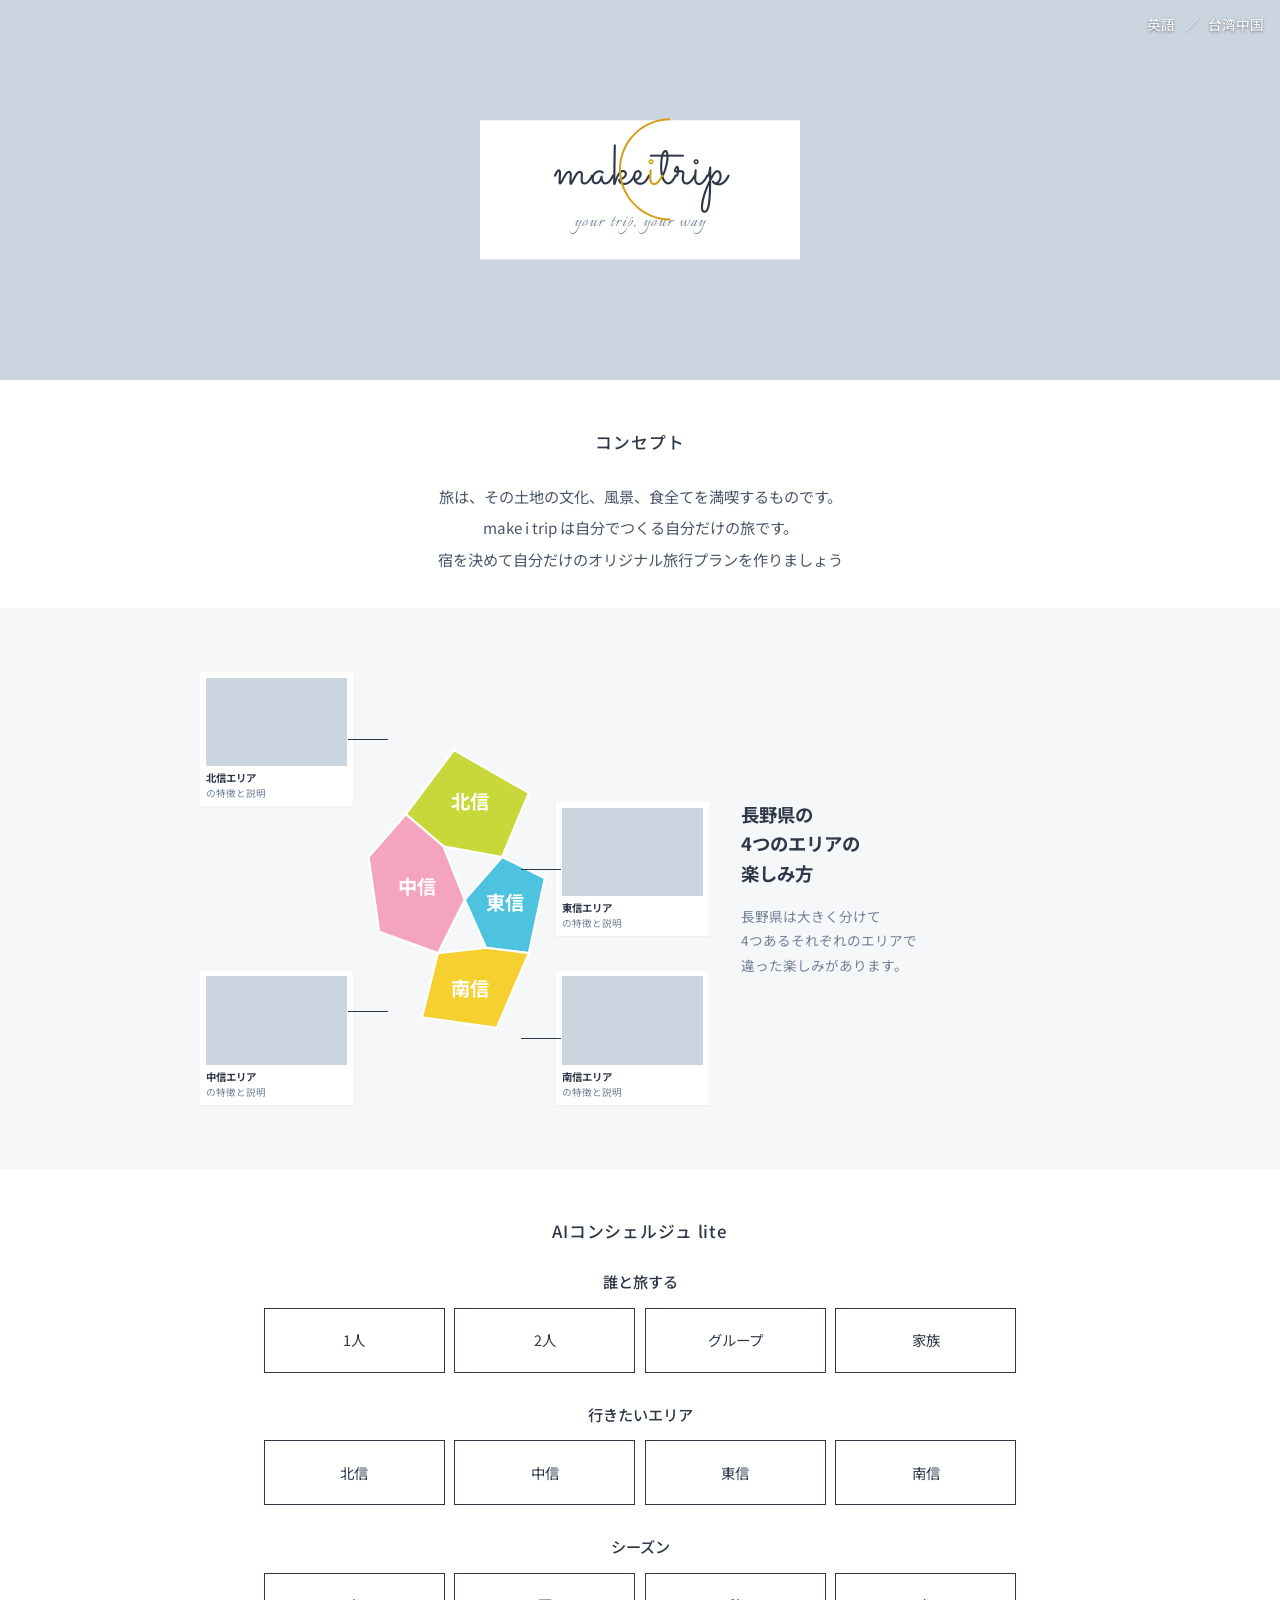
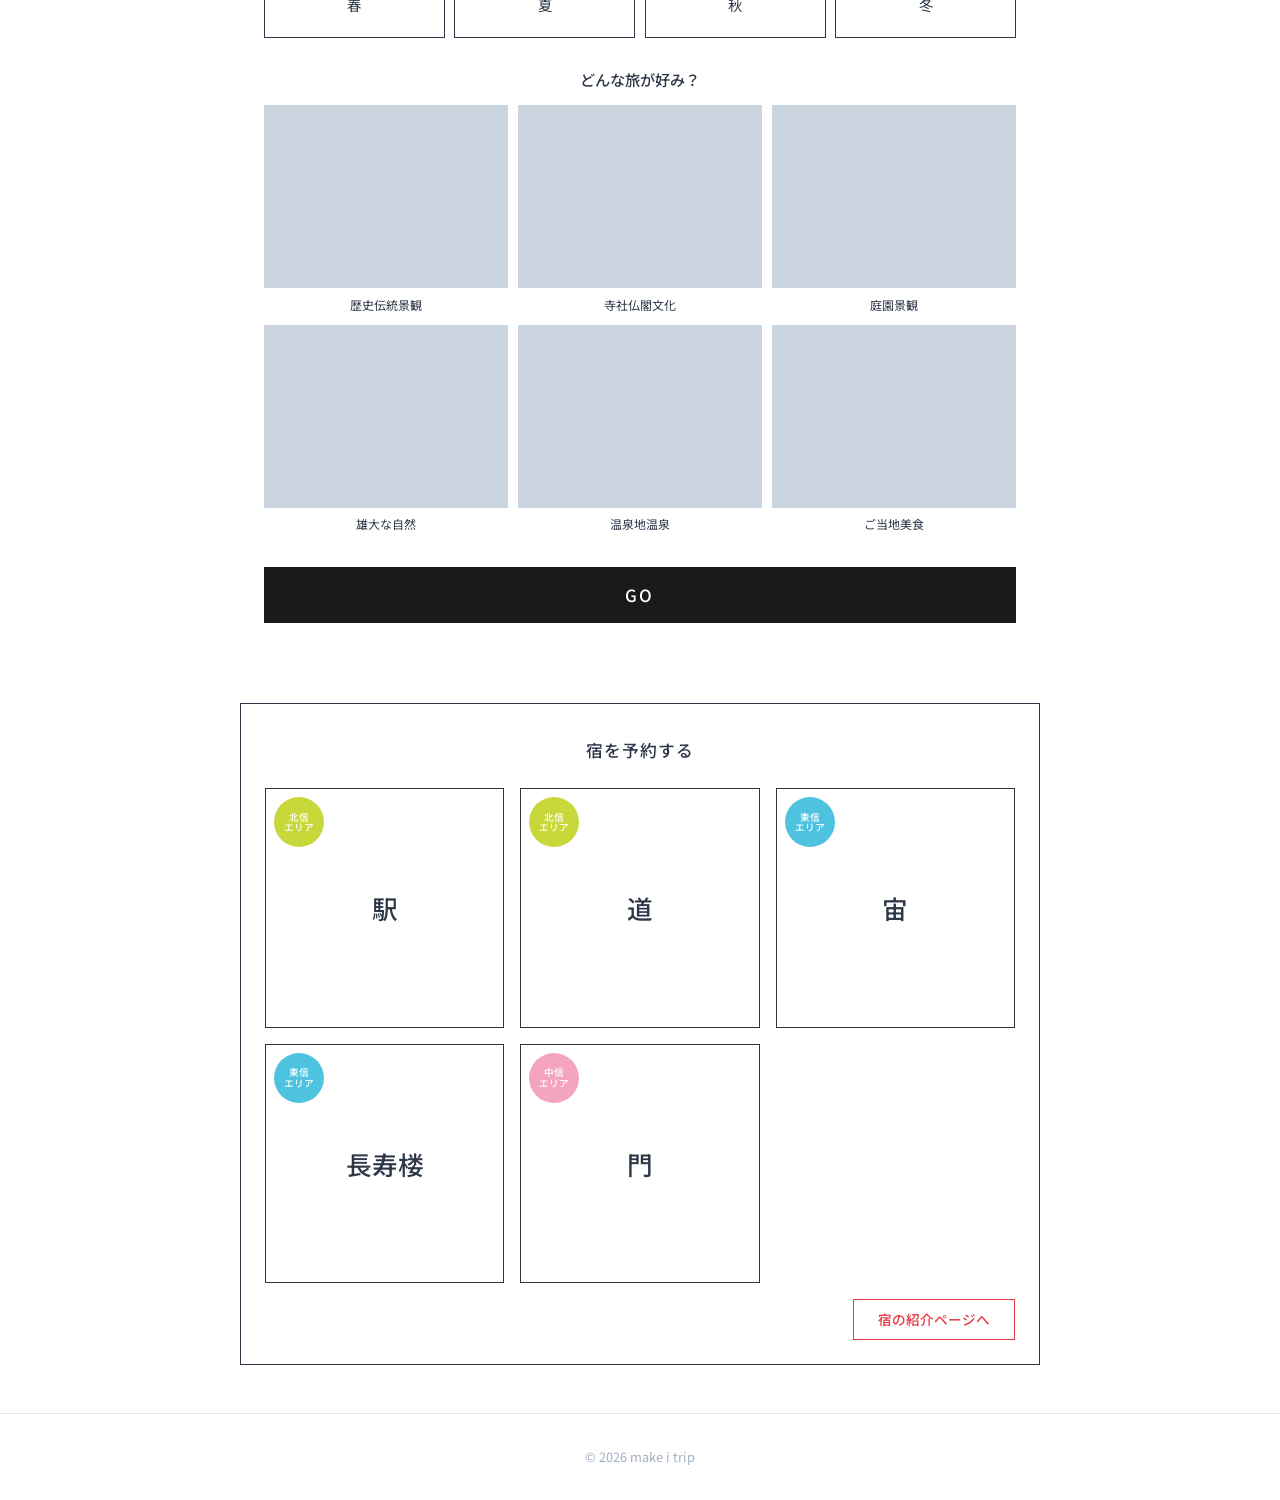
<file: index.html>
<!DOCTYPE html>
<html lang="ja">
<head>
  <meta charset="UTF-8">
  <meta name="viewport" content="width=device-width, initial-scale=1.0">
  <title>make i trip - your trip, your way</title>
  <link rel="preconnect" href="https://fonts.googleapis.com">
  <link rel="preconnect" href="https://fonts.gstatic.com" crossorigin>
  <link href="https://fonts.googleapis.com/css2?family=Noto+Sans+JP:wght@300;400;500;700&family=Sacramento&family=Italianno&display=swap" rel="stylesheet">
  <link rel="stylesheet" href="style.css">
</head>
<body>
  <!-- ヘッダー -->
  <header class="site-header">
    <div class="lang-switch">
      <a href="#" class="lang-link">英語</a>
      <span class="lang-sep">／</span>
      <a href="#" class="lang-link">台湾中国</a>
    </div>

    <div class="hero-photos">
      <div class="hero-photo hero-photo-1"></div>
      <div class="hero-photo hero-photo-2"></div>
      <div class="hero-photo hero-photo-3"></div>
      <div class="hero-photo hero-photo-4"></div>
    </div>

    <div class="hero-logo">
      <h1 class="logo">make<span class="logo-i">i</span>trip</h1>
      <p class="tagline">your trip, your way</p>
    </div>
  </header>

  <!-- コンセプト -->
  <section class="concept">
    <h2 class="section-title">コンセプト</h2>
    <p class="concept-text">
      旅は、その土地の文化、風景、食全てを満喫するものです。<br>
      make i trip は自分でつくる自分だけの旅です。<br>
      宿を決めて自分だけのオリジナル旅行プランを作りましょう
    </p>
  </section>

  <!-- 長野県4エリアの紹介 -->
  <section class="regions">
    <div class="regions-layout">
      <!-- マップ + カード + コネクター -->
      <div class="regions-map-area">
        <!-- 長野県のマップ（SVG） -->
        <svg class="nagano-map" viewBox="0 0 200 280" xmlns="http://www.w3.org/2000/svg">
          <!-- 北信 (top) -->
          <path d="M 100 10 L 170 50 L 145 110 L 90 100 L 55 70 Z"
                fill="#c8d83a" stroke="#fff" stroke-width="2" />
          <text x="115" y="65" font-size="18" font-weight="700" fill="#fff" text-anchor="middle">北信</text>

          <!-- 東信 (middle-right) -->
          <path d="M 145 110 L 185 130 L 170 200 L 130 195 L 110 150 Z"
                fill="#4ec3e0" stroke="#fff" stroke-width="2" />
          <text x="148" y="160" font-size="18" font-weight="700" fill="#fff" text-anchor="middle">東信</text>

          <!-- 中信 (middle-left) -->
          <path d="M 55 70 L 90 100 L 110 150 L 85 200 L 30 180 L 20 110 Z"
                fill="#f5a4c0" stroke="#fff" stroke-width="2" />
          <text x="65" y="145" font-size="18" font-weight="700" fill="#fff" text-anchor="middle">中信</text>

          <!-- 南信 (bottom) -->
          <path d="M 85 200 L 130 195 L 170 200 L 140 270 L 70 260 Z"
                fill="#f5d030" stroke="#fff" stroke-width="2" />
          <text x="115" y="240" font-size="18" font-weight="700" fill="#fff" text-anchor="middle">南信</text>
        </svg>

        <!-- 北信カード（左上） -->
        <div class="region-card region-card-tl">
          <div class="region-card-photo"></div>
          <p class="region-card-text"><strong>北信エリア</strong>の特徴と説明</p>
        </div>

        <!-- 東信カード（右側） -->
        <div class="region-card region-card-r">
          <div class="region-card-photo"></div>
          <p class="region-card-text"><strong>東信エリア</strong>の特徴と説明</p>
        </div>

        <!-- 中信カード（左下） -->
        <div class="region-card region-card-bl">
          <div class="region-card-photo"></div>
          <p class="region-card-text"><strong>中信エリア</strong>の特徴と説明</p>
        </div>

        <!-- 南信カード（右下） -->
        <div class="region-card region-card-br">
          <div class="region-card-photo"></div>
          <p class="region-card-text"><strong>南信エリア</strong>の特徴と説明</p>
        </div>
      </div>

      <!-- 右側のタイトル・説明 -->
      <div class="regions-text">
        <h2 class="regions-title">長野県の<br>4つのエリアの<br>楽しみ方</h2>
        <p class="regions-desc">
          長野県は大きく分けて<br>
          4つあるそれぞれのエリアで<br>
          違った楽しみがあります。
        </p>
      </div>
    </div>
  </section>

  <!-- AIコンシェルジュ lite -->
  <section class="concierge">
    <h2 class="section-title">AIコンシェルジュ lite</h2>

    <form id="concierge-form">
      <!-- 誰と旅する -->
      <div class="form-block">
        <h3 class="form-label">誰と旅する</h3>
        <div class="option-row option-row-4">
          <label class="option-card"><input type="radio" name="companion" value="solo"><span class="option-card-inner">1人</span></label>
          <label class="option-card"><input type="radio" name="companion" value="couple"><span class="option-card-inner">2人</span></label>
          <label class="option-card"><input type="radio" name="companion" value="group"><span class="option-card-inner">グループ</span></label>
          <label class="option-card"><input type="radio" name="companion" value="family"><span class="option-card-inner">家族</span></label>
        </div>
      </div>

      <!-- 行きたいエリア -->
      <div class="form-block">
        <h3 class="form-label">行きたいエリア</h3>
        <div class="option-row option-row-4">
          <label class="option-card"><input type="radio" name="area" value="hokushin"><span class="option-card-inner">北信</span></label>
          <label class="option-card"><input type="radio" name="area" value="chushin"><span class="option-card-inner">中信</span></label>
          <label class="option-card"><input type="radio" name="area" value="toshin"><span class="option-card-inner">東信</span></label>
          <label class="option-card"><input type="radio" name="area" value="nanshin"><span class="option-card-inner">南信</span></label>
        </div>
      </div>

      <!-- シーズン -->
      <div class="form-block">
        <h3 class="form-label">シーズン</h3>
        <div class="option-row option-row-4">
          <label class="option-card"><input type="radio" name="season" value="spring"><span class="option-card-inner">春</span></label>
          <label class="option-card"><input type="radio" name="season" value="summer"><span class="option-card-inner">夏</span></label>
          <label class="option-card"><input type="radio" name="season" value="autumn"><span class="option-card-inner">秋</span></label>
          <label class="option-card"><input type="radio" name="season" value="winter"><span class="option-card-inner">冬</span></label>
        </div>
      </div>

      <!-- どんな旅が好み？ -->
      <div class="form-block">
        <h3 class="form-label">どんな旅が好み？</h3>
        <div class="option-grid">
          <label class="option-card-photo">
            <input type="radio" name="preference" value="history">
            <span class="option-photo option-photo-history"></span>
            <span class="option-photo-label">歴史伝統景観</span>
          </label>
          <label class="option-card-photo">
            <input type="radio" name="preference" value="culture">
            <span class="option-photo option-photo-culture"></span>
            <span class="option-photo-label">寺社仏閣文化</span>
          </label>
          <label class="option-card-photo">
            <input type="radio" name="preference" value="garden">
            <span class="option-photo option-photo-garden"></span>
            <span class="option-photo-label">庭園景観</span>
          </label>
          <label class="option-card-photo">
            <input type="radio" name="preference" value="nature">
            <span class="option-photo option-photo-nature"></span>
            <span class="option-photo-label">雄大な自然</span>
          </label>
          <label class="option-card-photo">
            <input type="radio" name="preference" value="onsen">
            <span class="option-photo option-photo-onsen"></span>
            <span class="option-photo-label">温泉地温泉</span>
          </label>
          <label class="option-card-photo">
            <input type="radio" name="preference" value="gourmet">
            <span class="option-photo option-photo-gourmet"></span>
            <span class="option-photo-label">ご当地美食</span>
          </label>
        </div>
      </div>

      <button type="submit" class="go-button">GO</button>
    </form>
  </section>

  <!-- 宿を予約する -->
  <section class="hotels">
    <h2 class="section-title">宿を予約する</h2>
    <div class="hotel-grid">
      <div class="hotel-card">
        <span class="hotel-area-tag tag-hokushin">北信<br>エリア</span>
        <p class="hotel-name">駅</p>
      </div>
      <div class="hotel-card">
        <span class="hotel-area-tag tag-hokushin">北信<br>エリア</span>
        <p class="hotel-name">道</p>
      </div>
      <div class="hotel-card">
        <span class="hotel-area-tag tag-toshin">東信<br>エリア</span>
        <p class="hotel-name">宙</p>
      </div>
      <div class="hotel-card">
        <span class="hotel-area-tag tag-toshin">東信<br>エリア</span>
        <p class="hotel-name">長寿楼</p>
      </div>
      <div class="hotel-card">
        <span class="hotel-area-tag tag-chushin">中信<br>エリア</span>
        <p class="hotel-name">門</p>
      </div>
    </div>
    <div class="hotel-link-wrap">
      <a href="#" class="hotel-link">宿の紹介ページへ</a>
    </div>
  </section>

  <footer class="site-footer">
    <p>&copy; 2026 make i trip</p>
  </footer>

  <script src="data.js"></script>
  <script src="script.js"></script>
</body>
</html>
</file>
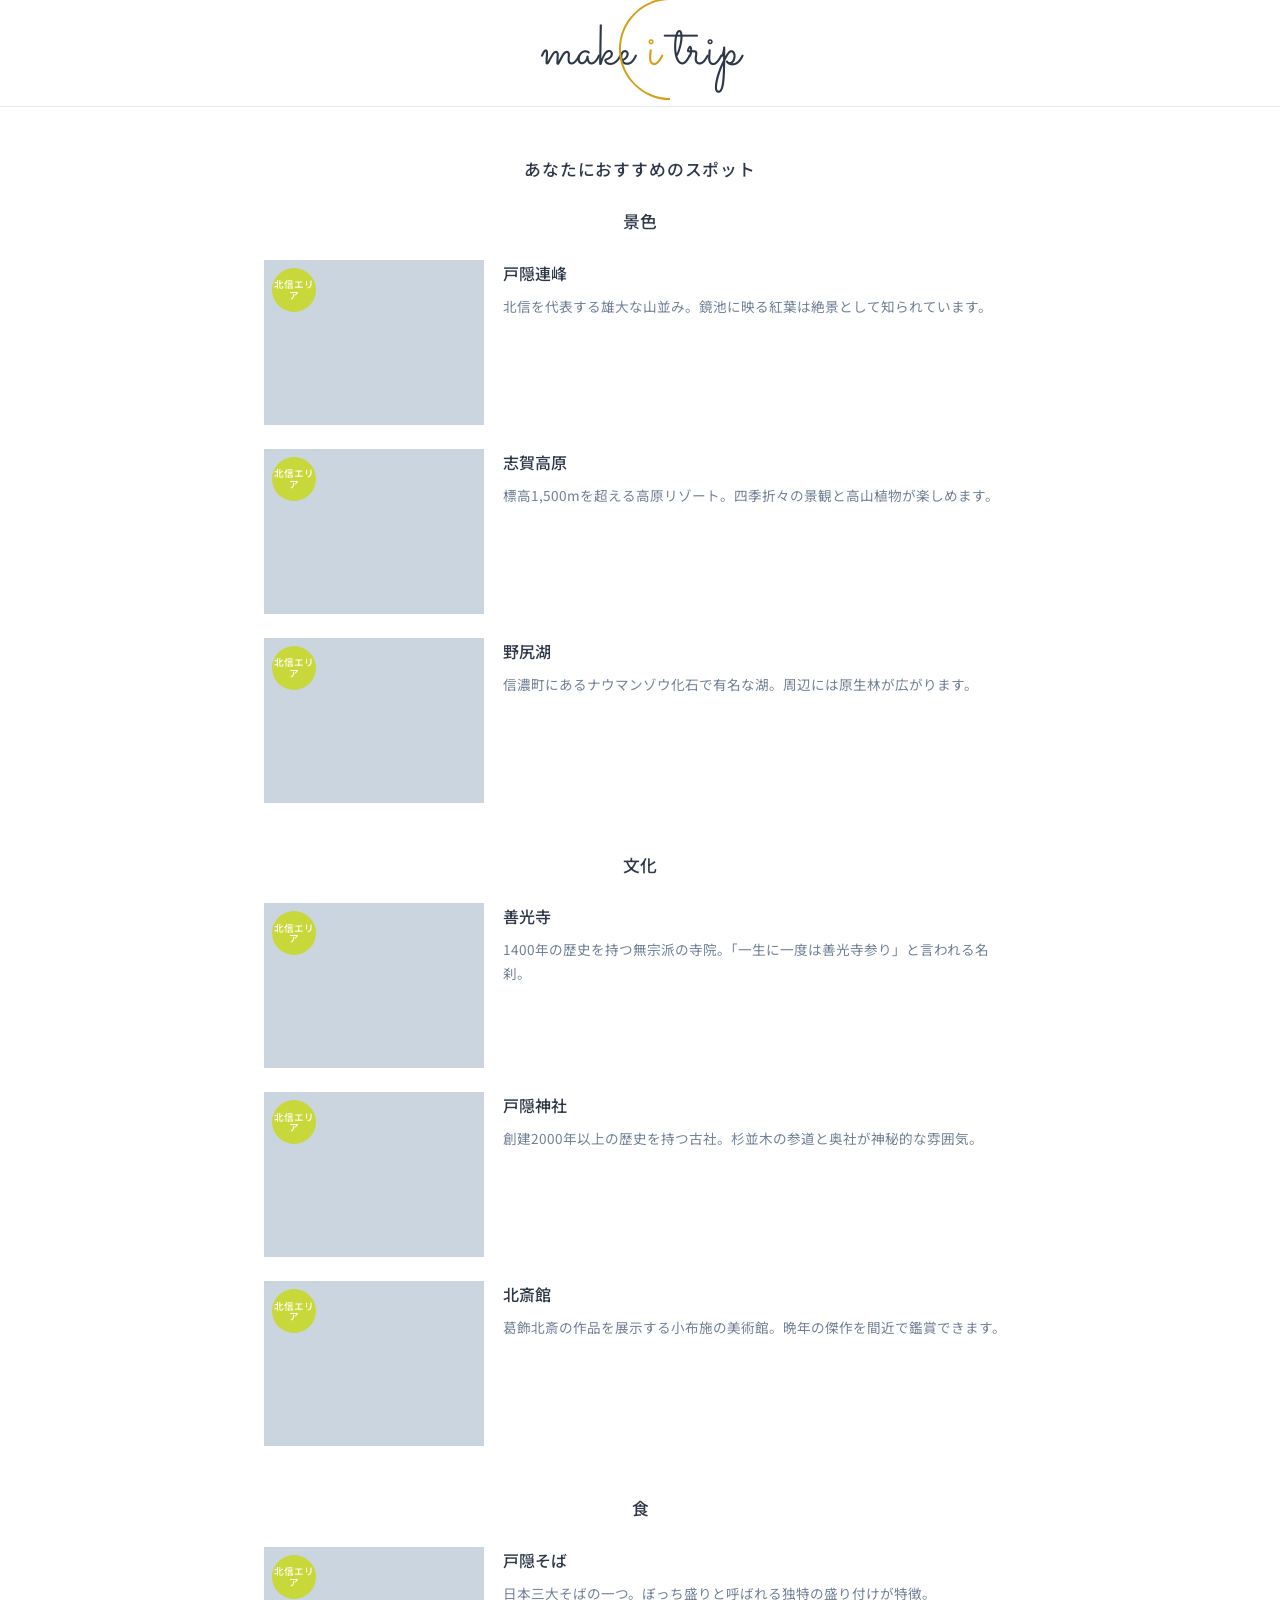
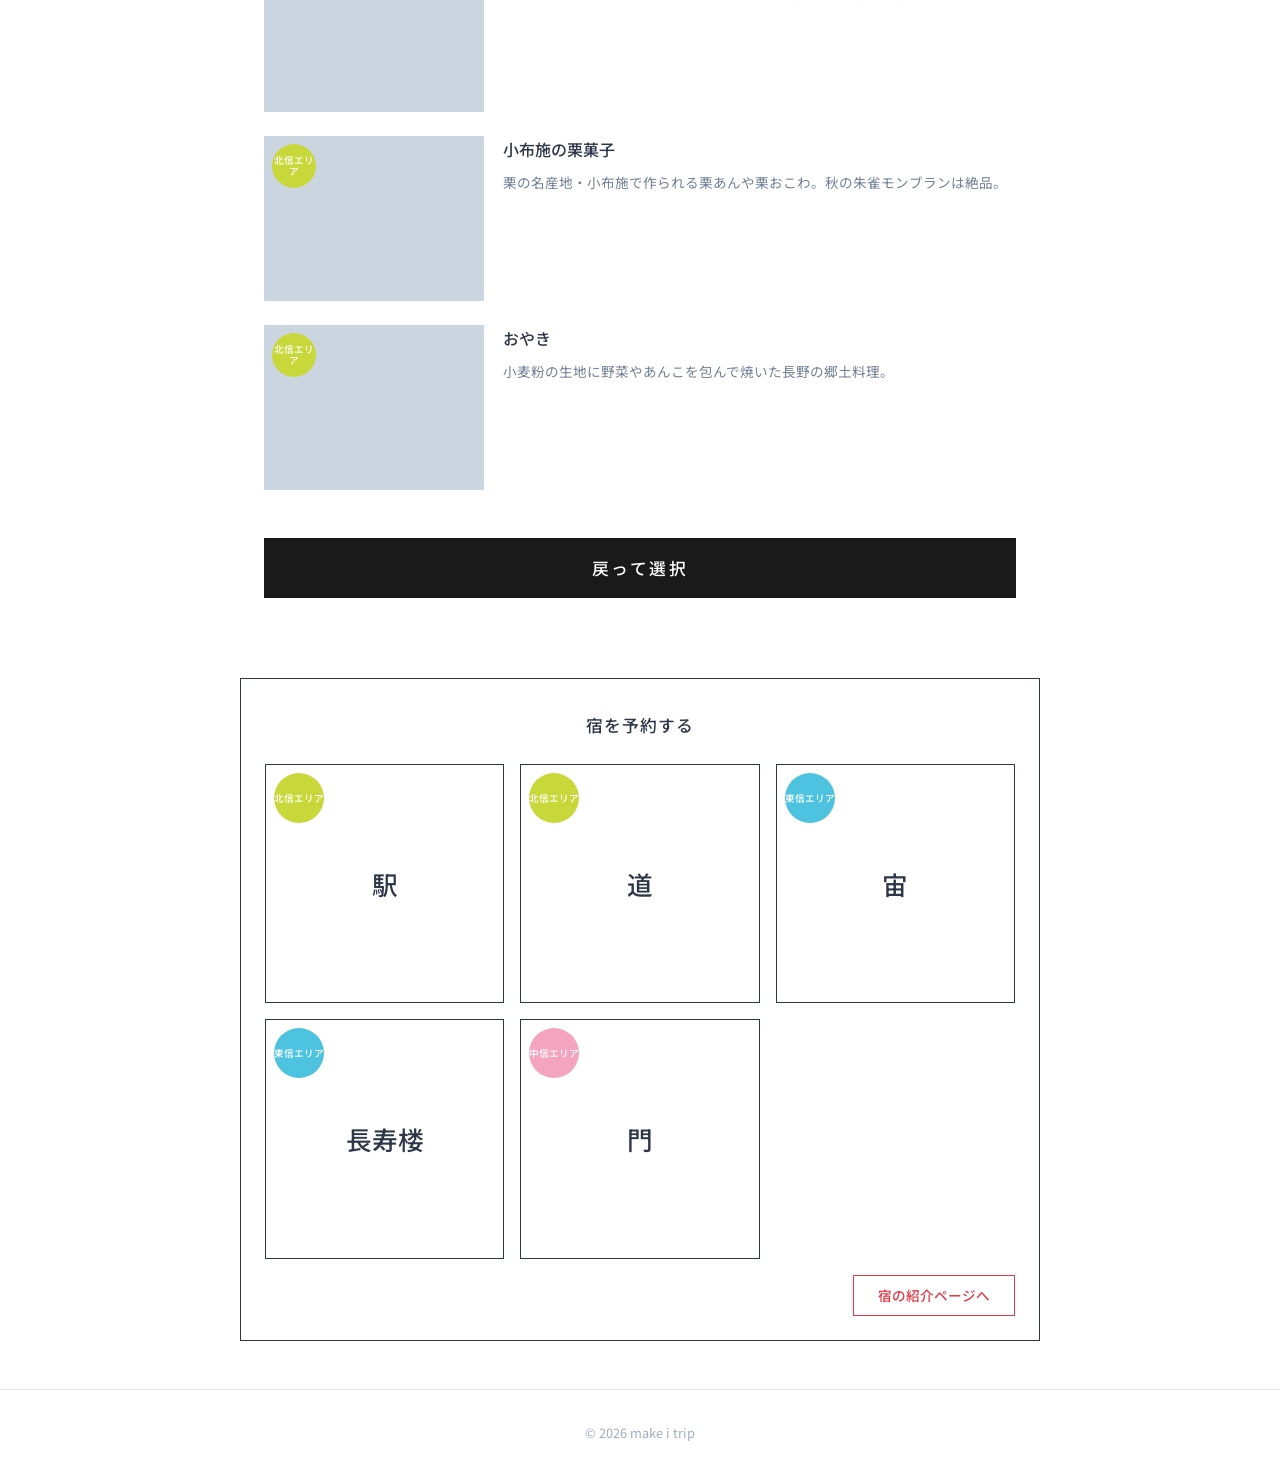
<file: result.html>
<!DOCTYPE html>
<html lang="ja">
<head>
  <meta charset="UTF-8">
  <meta name="viewport" content="width=device-width, initial-scale=1.0">
  <title>あなたにおすすめのスポット - make i trip</title>
  <link rel="preconnect" href="https://fonts.googleapis.com">
  <link rel="preconnect" href="https://fonts.gstatic.com" crossorigin>
  <link href="https://fonts.googleapis.com/css2?family=Noto+Sans+JP:wght@300;400;500;700&family=Sacramento&family=Italianno&display=swap" rel="stylesheet">
  <link rel="stylesheet" href="style.css">
</head>
<body>
  <!-- ヘッダー（簡易版） -->
  <header class="site-header-simple">
    <a href="index.html" class="logo-link">
      <h1 class="logo">make <span class="logo-i">i</span> trip</h1>
    </a>
  </header>

  <!-- 結果セクション -->
  <section class="result-section">
    <h2 class="section-title">あなたにおすすめのスポット</h2>

    <!-- 景色 -->
    <div class="result-category">
      <h3 class="result-category-title">景色</h3>
      <div class="spot-list" id="spots-scenery"></div>
    </div>

    <!-- 文化 -->
    <div class="result-category">
      <h3 class="result-category-title">文化</h3>
      <div class="spot-list" id="spots-culture"></div>
    </div>

    <!-- 食 -->
    <div class="result-category">
      <h3 class="result-category-title">食</h3>
      <div class="spot-list" id="spots-food"></div>
    </div>

    <div class="back-button-wrap">
      <a href="index.html" class="back-button">戻って選択</a>
    </div>
  </section>

  <!-- 宿を予約する（トップと同じ） -->
  <section class="hotels">
    <h2 class="section-title">宿を予約する</h2>
    <div class="hotel-grid">
      <div class="hotel-card">
        <span class="hotel-area-tag tag-hokushin">北信エリア</span>
        <p class="hotel-name">駅</p>
      </div>
      <div class="hotel-card">
        <span class="hotel-area-tag tag-hokushin">北信エリア</span>
        <p class="hotel-name">道</p>
      </div>
      <div class="hotel-card">
        <span class="hotel-area-tag tag-toshin">東信エリア</span>
        <p class="hotel-name">宙</p>
      </div>
      <div class="hotel-card">
        <span class="hotel-area-tag tag-toshin">東信エリア</span>
        <p class="hotel-name">長寿楼</p>
      </div>
      <div class="hotel-card">
        <span class="hotel-area-tag tag-chushin">中信エリア</span>
        <p class="hotel-name">門</p>
      </div>
    </div>
    <div class="hotel-link-wrap">
      <a href="#" class="hotel-link">宿の紹介ページへ</a>
    </div>
  </section>

  <footer class="site-footer">
    <p>&copy; 2026 make i trip</p>
  </footer>

  <script src="data.js"></script>
  <script src="result.js"></script>
</body>
</html>
</file>
<file: style.css>
/* ===== Reset & Base ===== */
* {
  margin: 0;
  padding: 0;
  box-sizing: border-box;
}

body {
  font-family: 'Noto Sans JP', sans-serif;
  background: #fff;
  color: #2d3748;
  line-height: 1.7;
  -webkit-font-smoothing: antialiased;
}

:root {
  --color-hokushin: #c8d83a;
  --color-toshin: #4ec3e0;
  --color-chushin: #f5a4c0;
  --color-nanshin: #f5d030;
  --color-text: #2d3748;
  --color-muted: #718096;
  --color-link: #e63946;
}

/* ===== Header ===== */
.site-header {
  position: relative;
  background: #fff;
  width: 100%;
}

.lang-switch {
  position: absolute;
  top: 0.8rem;
  right: 1rem;
  font-size: 0.85rem;
  z-index: 10;
  color: #fff;
  text-shadow: 0 1px 3px rgba(0, 0, 0, 0.5);
}

.lang-link {
  color: #fff;
  text-decoration: none;
}

.lang-link:hover {
  text-decoration: underline;
}

.lang-sep {
  margin: 0 0.4rem;
}

/* 4枚の写真 (2x2) - 日本の観光地（雪猿、寺院、街並み、桜と富士山） */
.hero-photos {
  display: grid;
  grid-template-columns: 1fr 1fr;
  grid-template-rows: 1fr 1fr;
  gap: 0;
  width: 100%;
  height: 380px;
}

.hero-photo {
  background-size: cover;
  background-position: center;
  background-color: #cbd5e0;
}

/* 富士山と五重塔 */
.hero-photo-1 {
  background-image: url('https://images.unsplash.com/photo-1528164344705-47542687000d?w=800&q=80');
}
/* 赤い提灯の街 */
.hero-photo-2 {
  background-image: url('https://images.unsplash.com/photo-1545569310-a974ad22fc94?w=800&q=80');
}
/* 古い日本の街並み */
.hero-photo-3 {
  background-image: url('https://images.unsplash.com/photo-1480796927426-f609979314bd?w=800&q=80');
}
/* 桜と富士山 */
.hero-photo-4 {
  background-image: url('https://images.unsplash.com/photo-1490806843957-31f4c9a91c65?w=800&q=80');
}

/* 中央のロゴ */
.hero-logo {
  position: absolute;
  top: 50%;
  left: 50%;
  transform: translate(-50%, -50%);
  background: #fff;
  padding: 1.5rem 3rem 1.2rem;
  text-align: center;
  z-index: 5;
  min-width: 320px;
}

.logo {
  font-family: 'Sacramento', cursive;
  font-size: 3.6rem;
  font-weight: 400;
  color: #2d3748;
  letter-spacing: 0.01em;
  white-space: nowrap;
  display: inline-block;
  line-height: 1;
  position: relative;
}

.logo-i {
  display: inline-block;
  position: relative;
  color: #d4a017;
}

/* "i" の周りの swooping ring (黄色のスワッシュ) */
.logo-i::before {
  content: '';
  position: absolute;
  top: -0.45em;
  left: -0.5em;
  width: 1.7em;
  height: 1.7em;
  border: 2.5px solid #d4a017;
  border-radius: 50%;
  border-top-color: transparent;
  border-right-color: transparent;
  transform: rotate(45deg);
}

.tagline {
  font-family: 'Italianno', cursive;
  font-size: 1.3rem;
  color: #718096;
  margin-top: 0.2rem;
  letter-spacing: 0.05em;
  display: block;
}

/* シンプルヘッダー（結果ページ） */
.site-header-simple {
  background: #fff;
  padding: 1.5rem 1rem;
  text-align: center;
  border-bottom: 1px solid #e2e8f0;
}

.logo-link {
  text-decoration: none;
  display: inline-block;
}

/* ===== Section共通 ===== */
section {
  max-width: 800px;
  margin: 0 auto;
  padding: 3rem 1.5rem;
}

.section-title {
  font-size: 1.05rem;
  font-weight: 500;
  text-align: center;
  margin-bottom: 1.5rem;
  letter-spacing: 0.05em;
}

/* ===== コンセプト ===== */
.concept {
  text-align: center;
  padding-bottom: 2rem;
}

.concept-text {
  font-size: 0.95rem;
  line-height: 2.1;
  color: #4a5568;
}

/* ===== 4エリア紹介 ===== */
.regions {
  background: #f5f7f9;
  max-width: 100%;
  padding: 4rem 1.5rem;
}

.regions-layout {
  max-width: 880px;
  margin: 0 auto;
  display: grid;
  grid-template-columns: 1.5fr 1fr;
  gap: 2rem;
  align-items: center;
}

/* マップ + カード のエリア */
.regions-map-area {
  position: relative;
  width: 100%;
  aspect-ratio: 1 / 0.85;
}

.nagano-map {
  position: absolute;
  top: 50%;
  left: 50%;
  transform: translate(-50%, -50%);
  width: 42%;
  height: auto;
  z-index: 2;
}

/* 4つのカード（角配置） */
.region-card {
  position: absolute;
  background: #fff;
  padding: 0.35rem;
  width: 30%;
  z-index: 3;
  box-shadow: 0 1px 2px rgba(0, 0, 0, 0.05);
}

.region-card-tl { top: 0; left: 0; }
.region-card-r { top: 30%; right: 0; }
.region-card-bl { bottom: 0; left: 0; }
.region-card-br { bottom: 0; right: 0; }

/* コネクターライン */
.regions-map-area::before,
.regions-map-area::after,
.region-card::before {
  content: '';
  position: absolute;
  background: #2d3748;
  z-index: 1;
}

/* 北信カード→北信エリアへの線 */
.region-card-tl::before {
  width: 40px;
  height: 1px;
  top: 50%;
  right: -35px;
}

/* 中信カード→中信エリアへの線 */
.region-card-bl::before {
  width: 40px;
  height: 1px;
  top: 30%;
  right: -35px;
}

/* 東信カード→東信エリアへの線 */
.region-card-r::before {
  width: 40px;
  height: 1px;
  top: 50%;
  left: -35px;
}

/* 南信カード→南信エリアへの線 */
.region-card-br::before {
  width: 40px;
  height: 1px;
  top: 50%;
  left: -35px;
}

.region-card-photo {
  width: 100%;
  aspect-ratio: 16/10;
  background: #cbd5e0;
  margin-bottom: 0.3rem;
}

.region-card-text {
  font-size: 0.6rem;
  color: var(--color-muted);
  line-height: 1.4;
}

.region-card-text strong {
  color: var(--color-text);
  font-size: 0.65rem;
  display: block;
  margin-bottom: 0.1rem;
}

/* 右側のテキスト */
.regions-text {
  padding: 1rem 0;
}

.regions-title {
  font-size: 1.15rem;
  font-weight: 700;
  margin-bottom: 1rem;
  line-height: 1.6;
  color: var(--color-text);
}

.regions-desc {
  font-size: 0.85rem;
  color: var(--color-muted);
  line-height: 1.8;
}

/* ===== AIコンシェルジュフォーム ===== */
.concierge {
  text-align: center;
}

.form-block {
  margin-bottom: 1.8rem;
}

.form-label {
  font-size: 0.95rem;
  font-weight: 500;
  margin-bottom: 0.8rem;
  color: var(--color-text);
}

.option-row {
  display: grid;
  gap: 0.6rem;
}

.option-row-4 {
  grid-template-columns: repeat(4, 1fr);
}

.option-card {
  cursor: pointer;
}

.option-card input {
  position: absolute;
  opacity: 0;
  pointer-events: none;
}

.option-card-inner {
  display: flex;
  align-items: center;
  justify-content: center;
  padding: 1.2rem 0.5rem;
  border: 1px solid #2d3748;
  background: #fff;
  font-size: 0.9rem;
  font-weight: 400;
  transition: all 0.2s;
  min-height: 65px;
}

.option-card:hover .option-card-inner {
  background: #f7fafc;
}

.option-card input:checked + .option-card-inner {
  background: #2d3748;
  color: #fff;
  border-color: #2d3748;
}

/* 旅の好み（写真付き） */
.option-grid {
  display: grid;
  grid-template-columns: repeat(3, 1fr);
  gap: 0.6rem;
}

.option-card-photo {
  cursor: pointer;
  position: relative;
}

.option-card-photo input {
  position: absolute;
  opacity: 0;
  pointer-events: none;
}

.option-photo {
  display: block;
  width: 100%;
  aspect-ratio: 4/3;
  background-size: cover;
  background-position: center;
  background-color: #cbd5e0;
  border: 2px solid transparent;
  transition: all 0.2s;
}

.option-card-photo input:checked + .option-photo {
  border-color: #2d3748;
  box-shadow: 0 0 0 2px rgba(45, 55, 72, 0.2);
}

/* 歴史伝統景観: 雪と城/古い建物 */
.option-photo-history {
  background-image: url('https://images.unsplash.com/photo-1528360983277-13d401cdc186?w=400&q=80');
}
/* 寺社仏閣文化: 神社・お寺 */
.option-photo-culture {
  background-image: url('https://images.unsplash.com/photo-1478436127897-769e1538f1a2?w=400&q=80');
}
/* 庭園景観: 山中の朱色の橋 */
.option-photo-garden {
  background-image: url('https://images.unsplash.com/photo-1480796927426-f609979314bd?w=400&q=80');
}
/* 雄大な自然: 雪山・富士山 */
.option-photo-nature {
  background-image: url('https://images.unsplash.com/photo-1542640244-7e672d6cef4e?w=400&q=80');
}
/* 温泉地温泉: 雪猿・温泉 */
.option-photo-onsen {
  background-image: url('https://images.unsplash.com/photo-1583416750470-965b2707b355?w=400&q=80');
}
/* ご当地美食: 寿司 */
.option-photo-gourmet {
  background-image: url('https://images.unsplash.com/photo-1579871494447-9811cf80d66c?w=400&q=80');
}

.option-photo-label {
  display: block;
  text-align: center;
  font-size: 0.75rem;
  color: var(--color-text);
  margin-top: 0.4rem;
  font-weight: 400;
}

/* GO Button */
.go-button {
  display: block;
  width: 100%;
  margin: 2rem auto 0;
  padding: 1rem;
  background: #1a1a1a;
  color: #fff;
  border: none;
  font-size: 1.05rem;
  font-weight: 500;
  font-family: inherit;
  letter-spacing: 0.15em;
  cursor: pointer;
  transition: background 0.2s;
}

.go-button:hover {
  background: #4a5568;
}

/* ===== 宿を予約する ===== */
.hotels {
  border: 1px solid #2d3748;
  margin: 2rem auto;
  padding: 2rem 1.5rem 1.5rem;
  max-width: 800px;
}

.hotel-grid {
  display: grid;
  grid-template-columns: repeat(3, 1fr);
  gap: 1rem;
  margin-bottom: 1rem;
}

.hotel-card {
  border: 1px solid #2d3748;
  padding: 1rem;
  position: relative;
  aspect-ratio: 1;
  display: flex;
  align-items: center;
  justify-content: center;
  background: #fff;
}

.hotel-area-tag {
  position: absolute;
  top: 0.5rem;
  left: 0.5rem;
  display: inline-flex;
  align-items: center;
  justify-content: center;
  width: 50px;
  height: 50px;
  border-radius: 50%;
  font-size: 0.6rem;
  color: #fff;
  font-weight: 500;
  text-align: center;
  line-height: 1.1;
}

.tag-hokushin { background: var(--color-hokushin); }
.tag-toshin { background: var(--color-toshin); }
.tag-chushin { background: var(--color-chushin); }
.tag-nanshin { background: var(--color-nanshin); }

.hotel-name {
  font-size: 1.6rem;
  font-weight: 500;
  text-align: center;
}

.hotel-link-wrap {
  text-align: right;
  margin-top: 0.5rem;
}

.hotel-link {
  display: inline-block;
  padding: 0.5rem 1.5rem;
  border: 1px solid var(--color-link);
  color: var(--color-link);
  text-decoration: none;
  font-size: 0.85rem;
  font-weight: 500;
  transition: all 0.2s;
}

.hotel-link:hover {
  background: var(--color-link);
  color: #fff;
}

/* ===== 結果ページ ===== */
.result-section {
  text-align: center;
  padding-bottom: 1rem;
}

.result-category {
  margin-bottom: 3rem;
}

.result-category-title {
  font-size: 1.05rem;
  font-weight: 500;
  text-align: center;
  margin-bottom: 1.5rem;
}

.spot-list {
  display: flex;
  flex-direction: column;
  gap: 1.5rem;
}

.spot-card {
  display: grid;
  grid-template-columns: 220px 1fr;
  gap: 1.2rem;
  align-items: start;
  text-align: left;
}

.spot-photo {
  width: 100%;
  aspect-ratio: 4/3;
  background-size: cover;
  background-position: center;
  background-color: #cbd5e0;
  position: relative;
}

.spot-area-tag {
  position: absolute;
  top: 0.5rem;
  left: 0.5rem;
  width: 44px;
  height: 44px;
  border-radius: 50%;
  display: inline-flex;
  align-items: center;
  justify-content: center;
  font-size: 0.6rem;
  color: #fff;
  font-weight: 500;
  text-align: center;
  line-height: 1.1;
}

.spot-info h4 {
  font-size: 1rem;
  font-weight: 500;
  margin-bottom: 0.5rem;
  color: var(--color-text);
}

.spot-info p {
  font-size: 0.85rem;
  line-height: 1.7;
  color: var(--color-muted);
}

.back-button-wrap {
  text-align: center;
  margin: 2rem 0;
}

.back-button {
  display: inline-block;
  width: 100%;
  max-width: 800px;
  padding: 1rem;
  background: #1a1a1a;
  color: #fff;
  text-decoration: none;
  font-size: 1.05rem;
  font-weight: 500;
  letter-spacing: 0.15em;
  text-align: center;
  transition: background 0.2s;
}

.back-button:hover {
  background: #4a5568;
}

/* ===== Footer ===== */
.site-footer {
  text-align: center;
  padding: 2rem 1rem;
  color: #a0aec0;
  font-size: 0.8rem;
  border-top: 1px solid #e2e8f0;
  margin-top: 3rem;
}

/* ===== Responsive ===== */
@media (max-width: 700px) {
  .hero-photos {
    height: 280px;
  }

  .hero-logo {
    padding: 1.2rem 2rem;
    min-width: 240px;
  }

  .logo {
    font-size: 1.9rem;
  }

  .tagline {
    font-size: 0.85rem;
  }

  .regions-layout {
    grid-template-columns: 1fr;
    gap: 1rem;
  }

  .regions-text {
    text-align: center;
    order: -1;
  }

  .regions-map-area {
    max-width: 360px;
    margin: 0 auto;
  }

  .option-row-4 {
    grid-template-columns: repeat(2, 1fr);
  }

  .option-grid {
    grid-template-columns: repeat(2, 1fr);
  }

  .hotel-grid {
    grid-template-columns: repeat(2, 1fr);
  }

  .spot-card {
    grid-template-columns: 1fr;
  }

  .spot-photo {
    max-width: 280px;
    margin: 0 auto;
  }

  section {
    padding: 2rem 1rem;
  }

  .hotels {
    padding: 1.5rem 1rem;
  }
}
</file>
